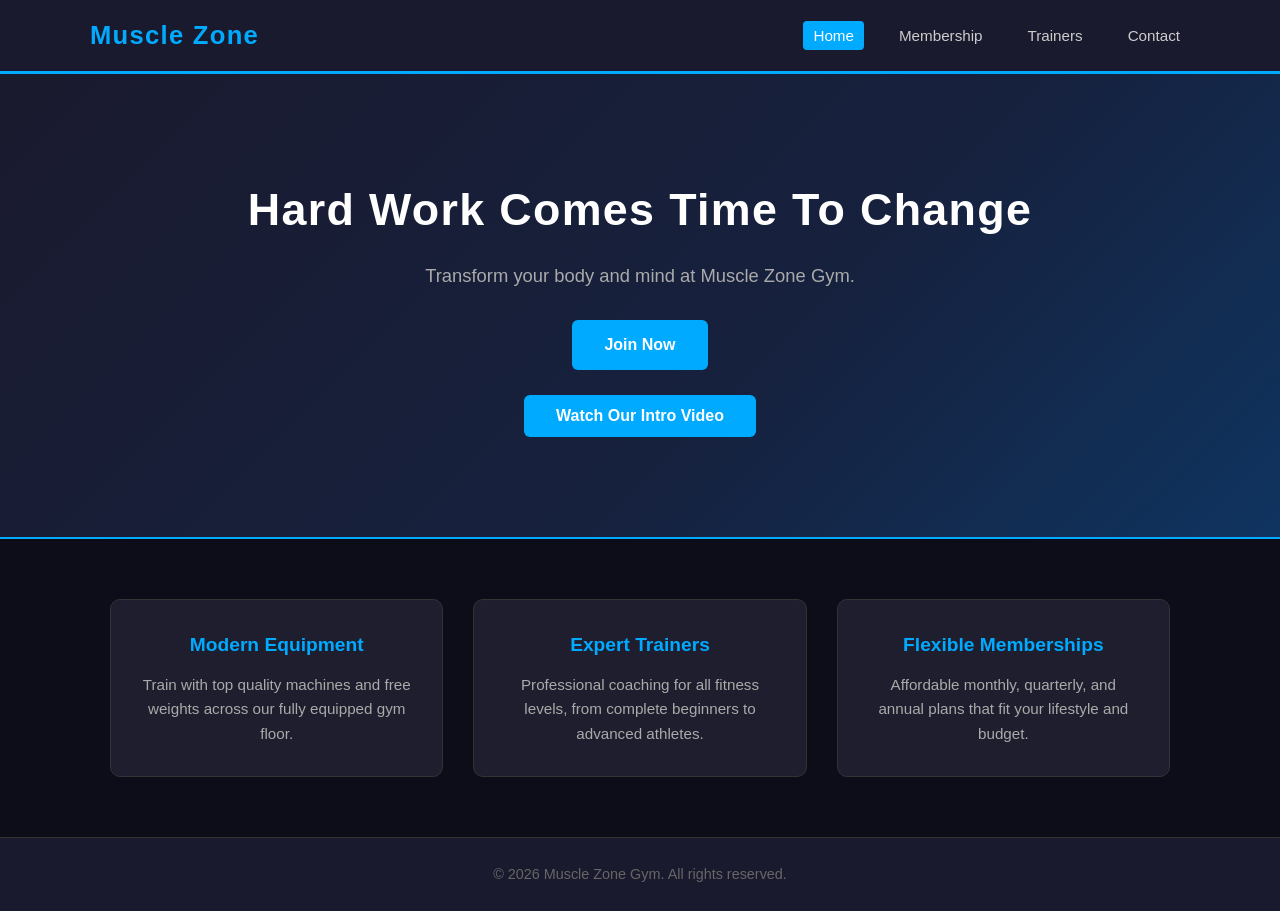
<file: index.html>
<!DOCTYPE html>
<html lang="en">
<head>
  <meta charset="UTF-8">
  <meta name="viewport" content="width=device-width, initial-scale=1.0">
  <meta name="description" content="Muscle Zone Gym - Transform your body and mind with modern equipment, expert trainers, and flexible memberships.">
  <title>Muscle Zone Gym</title>
  <link rel="stylesheet" href="css/style.css">
</head>
<body>

  <!-- Skip to main content link for screen reader / keyboard users -->
  <a class="skip-link" href="#main-content">Skip to main content</a>

  <!-- ===== NAVIGATION ===== -->
  <header>
    <nav aria-label="Main navigation">
      <h1>Muscle Zone</h1>
      <ul>
        <li><a href="index.html" class="active" aria-current="page">Home</a></li>
        <li><a href="membership.html">Membership</a></li>
        <li><a href="trainers.html">Trainers</a></li>
        <li><a href="contact.html">Contact</a></li>
      </ul>
    </nav>
  </header>

  <!-- ===== MAIN CONTENT ===== -->
  <main id="main-content">

    <!-- ===== HERO SECTION ===== -->
    <section class="hero" aria-label="Welcome banner">
      <h2>Hard Work Comes Time To Change</h2>
      <p>Transform your body and mind at Muscle Zone Gym.</p>
      <a href="membership.html" class="btn">Join Now</a>
      <!-- User-controlled popup button -->
      <br><br>
      <button class="btn" onclick="openModal('welcome-modal')" aria-haspopup="dialog">
        Watch Our Intro Video
      </button>
    </section>

    <!-- ===== FEATURES SECTION ===== -->
    <section class="features" aria-label="Gym features">
      <div>
        <h3>Modern Equipment</h3>
        <p>Train with top quality machines and free weights across our fully equipped gym floor.</p>
      </div>
      <div>
        <h3>Expert Trainers</h3>
        <p>Professional coaching for all fitness levels, from complete beginners to advanced athletes.</p>
      </div>
      <div>
        <h3>Flexible Memberships</h3>
        <p>Affordable monthly, quarterly, and annual plans that fit your lifestyle and budget.</p>
      </div>
    </section>

  </main>

  <!-- ===== FOOTER ===== -->
  <footer>
    <p>&copy; 2026 Muscle Zone Gym. All rights reserved.</p>
  </footer>

  <!-- ===== MODAL POPUP - user-controlled intro video ===== -->
  <!-- User must click the button above to open this - they control playback -->
  <div id="welcome-modal" class="modal-overlay" role="dialog" aria-modal="true" aria-labelledby="modal-title">
    <div class="modal">
      <button class="modal-close" onclick="closeModal('welcome-modal')" aria-label="Close modal">&times;</button>
      <h3 id="modal-title">Welcome to Muscle Zone</h3>
      <p>
        We are a modern gym based in Kettering, built for people who are serious about results.
        Whether you are new to fitness or a seasoned athlete, our team and facilities are here to help you succeed.
      </p>
      <!-- Embedded YouTube video - user controls play/pause/volume -->
      <!-- External source: YouTube embed - https://www.youtube.com -->
      <iframe
  style="width:100%; border:none;"
  height="220"
  src="https://www.youtube.com/embed/vThRFKREAkA?enablejsapi=1"
  title="Gym motivation video - user controlled"
  allow="accelerometer; autoplay; clipboard-write; encrypted-media; gyroscope; picture-in-picture"
  allowfullscreen>
</iframe>
      <br><br>
      <a href="membership.html" class="btn" onclick="closeModal('welcome-modal')">See Membership Plans</a>
    </div>
  </div>

  <script src="js/script.js"></script>
</body>
</html>
</file>
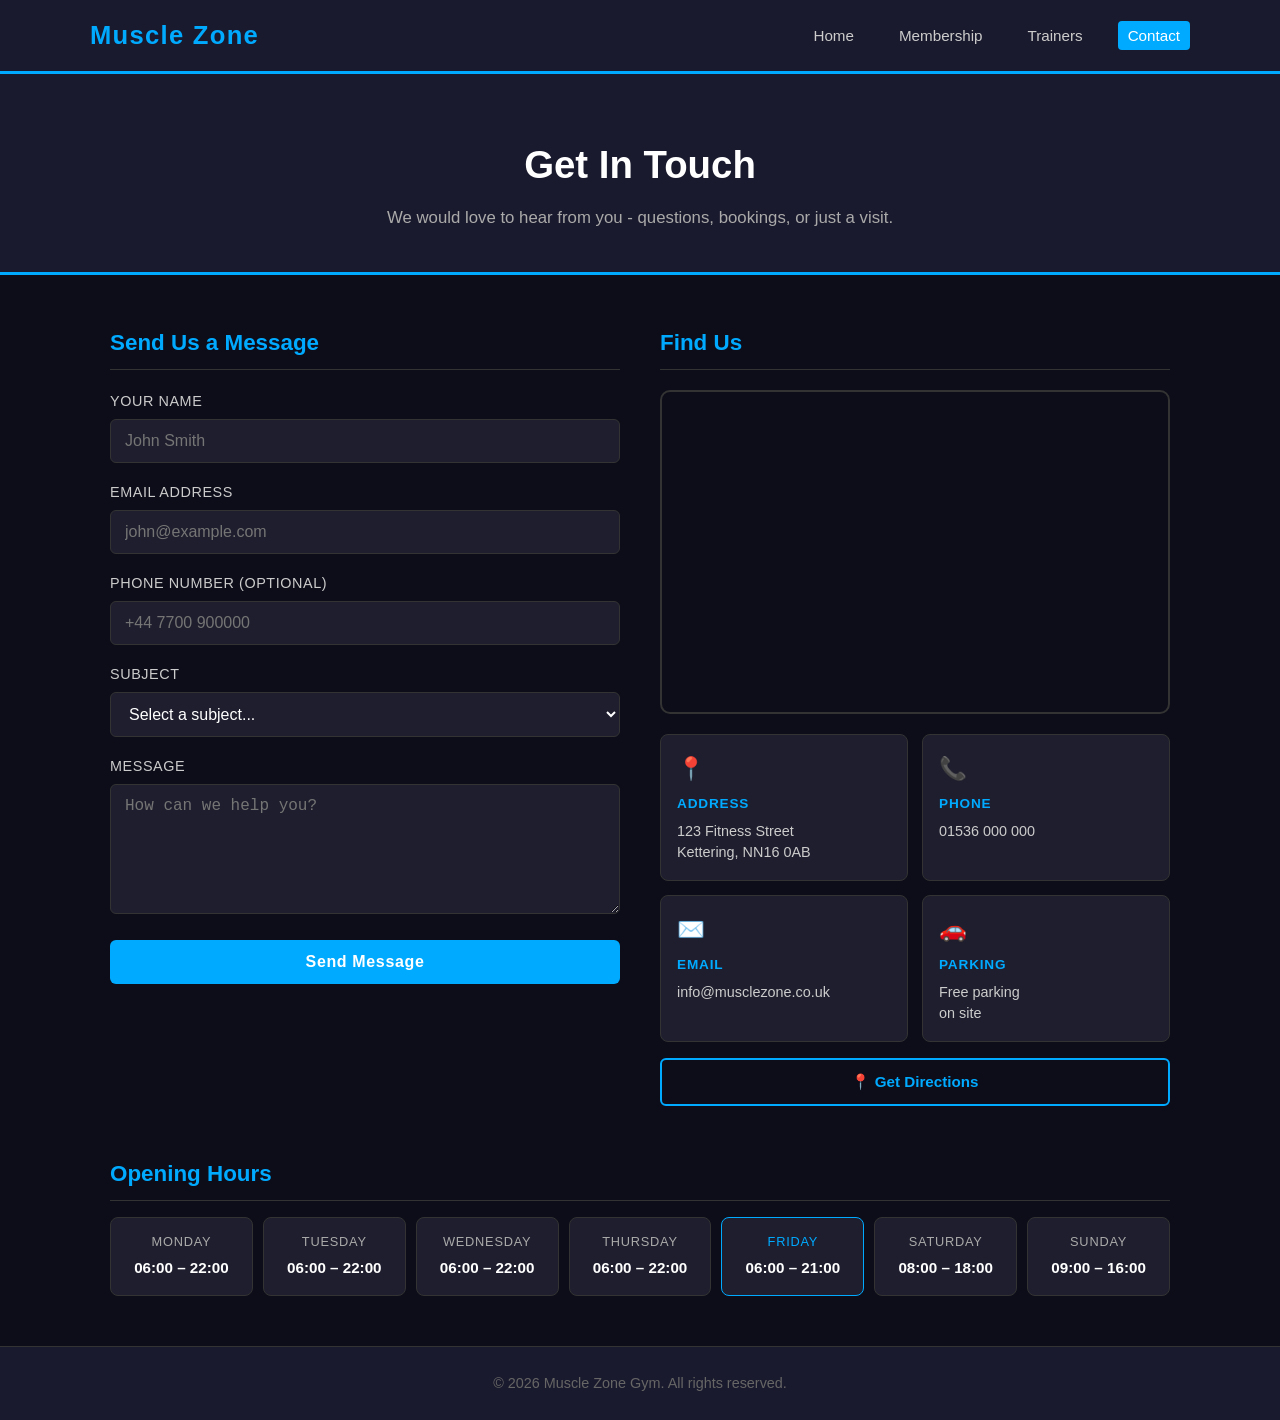
<file: contact.html>
<!DOCTYPE html>
<html lang="en">
<head>
  <meta charset="UTF-8">
  <meta name="viewport" content="width=device-width, initial-scale=1.0">
  <meta name="description" content="Contact Muscle Zone Gym - send us a message, find us on the map, or check our opening hours.">
  <title>Contact | Muscle Zone Gym</title>
  <link rel="stylesheet" href="css/style.css">
</head>
<body>

  <!-- Skip to main content link for screen reader / keyboard users -->
  <a class="skip-link" href="#main-content">Skip to main content</a>

  <!-- ===== NAVIGATION ===== -->
  <header>
    <nav aria-label="Main navigation">
      <h1>Muscle Zone</h1>
      <ul>
        <li><a href="index.html">Home</a></li>
        <li><a href="membership.html">Membership</a></li>
        <li><a href="trainers.html">Trainers</a></li>
        <li><a href="contact.html" class="active" aria-current="page">Contact</a></li>
      </ul>
    </nav>
  </header>

  <!-- ===== MAIN CONTENT ===== -->
  <main id="main-content">

    <!-- ===== PAGE HEADER ===== -->
    <section class="contact-hero" aria-label="Contact page header">
      <h2>Get In Touch</h2>
      <p>We would love to hear from you - questions, bookings, or just a visit.</p>
    </section>

    <!-- ===== CONTACT FORM + MAP ===== -->
    <div class="contact-wrapper">

      <!-- CONTACT FORM -->
      <section class="contact-form-section" aria-label="Send us a message">
        <h3>Send Us a Message</h3>

        <div class="form-group">
          <!-- Explicit label for accessibility - not just a placeholder -->
          <label for="name">Your Name</label>
          <input type="text" id="name" name="name" placeholder="John Smith" required aria-required="true">
        </div>

        <div class="form-group">
          <label for="email">Email Address</label>
          <input type="email" id="email" name="email" placeholder="john@example.com" required aria-required="true">
        </div>

        <div class="form-group">
          <label for="phone">Phone Number (optional)</label>
          <input type="tel" id="phone" name="phone" placeholder="+44 7700 900000">
        </div>

        <div class="form-group">
          <label for="subject">Subject</label>
          <select id="subject" name="subject">
            <option value="">Select a subject...</option>
            <option value="membership">Membership Enquiry</option>
            <option value="personal-training">Personal Training</option>
            <option value="classes">Classes &amp; Schedule</option>
            <option value="general">General Question</option>
            <option value="other">Other</option>
          </select>
        </div>

        <div class="form-group">
          <label for="message">Message</label>
          <textarea id="message" name="message" placeholder="How can we help you?" required aria-required="true"></textarea>
        </div>

        <button class="btn-submit" onclick="submitForm()" aria-label="Submit contact form">
          Send Message
        </button>

        <!-- Success confirmation message shown after submission -->
        <div id="form-success" role="alert" aria-live="polite">
          &#10003; Message sent! We will get back to you within 24 hours.
        </div>
      </section>

      <!-- MAP + INFO -->
      <section class="map-section" aria-label="Gym location and contact details">
        <h3>Find Us</h3>

        <!-- Google Maps Embed -->
        <!--
          External service: Google Maps Embed API
          Source: https://developers.google.com/maps/documentation/embed/get-started
          To update: go to maps.google.com, search your address,
          click Share > Embed a map, copy the iframe src and replace below.
        -->
        <div class="map-embed">
          <iframe
            title="Muscle Zone Gym location on Google Maps"
            src="https://www.google.com/maps/embed?pb=!1m18!1m12!1m3!1d79292.0!2d-0.7240!3d52.3930!2m3!1f0!2f0!3f0!3m2!1i1024!2i768!4f13.1!3m3!1m2!1s0x4877f2a9bc2b1c3f%3A0xabc123!2sKettering%2C+Northamptonshire!5e0!3m2!1sen!2suk!4v1718000000000!5m2!1sen!2suk"
            allowfullscreen=""
            loading="lazy"
            referrerpolicy="no-referrer-when-downgrade">
          </iframe>
        </div>

        <!-- Gym contact info cards -->
        <div class="info-cards">
          <div class="info-card">
            <div class="info-icon" aria-hidden="true">📍</div>
            <h4>Address</h4>
            <p>123 Fitness Street<br>Kettering, NN16 0AB</p>
          </div>
          <div class="info-card">
            <div class="info-icon" aria-hidden="true">📞</div>
            <h4>Phone</h4>
            <p>01536 000 000</p>
          </div>
          <div class="info-card">
            <div class="info-icon" aria-hidden="true">✉️</div>
            <h4>Email</h4>
            <p>info@musclezone.co.uk</p>
          </div>
          <div class="info-card">
            <div class="info-icon" aria-hidden="true">🚗</div>
            <h4>Parking</h4>
            <p>Free parking<br>on site</p>
          </div>
        </div>

        <!-- External link - opens in new tab as required -->
        <a
          class="directions-btn"
          href="https://www.google.com/maps/dir/?api=1&destination=Kettering,Northamptonshire,UK"
          target="_blank"
          rel="noopener noreferrer"
          aria-label="Get directions to Muscle Zone Gym (opens in new tab)">
          &#128205; Get Directions
        </a>
      </section>

    </div>

    <!-- ===== OPENING HOURS ===== -->
    <section class="hours-strip" aria-label="Gym opening hours">
      <h3>Opening Hours</h3>
      <div class="hours-grid">
        <!-- data-day attribute used by JS to highlight today automatically -->
        <div class="hours-item">
          <div class="day" data-day="monday">Monday</div>
          <div class="time">06:00 – 22:00</div>
        </div>
        <div class="hours-item">
          <div class="day" data-day="tuesday">Tuesday</div>
          <div class="time">06:00 – 22:00</div>
        </div>
        <div class="hours-item">
          <div class="day" data-day="wednesday">Wednesday</div>
          <div class="time">06:00 – 22:00</div>
        </div>
        <div class="hours-item">
          <div class="day" data-day="thursday">Thursday</div>
          <div class="time">06:00 – 22:00</div>
        </div>
        <div class="hours-item">
          <div class="day" data-day="friday">Friday</div>
          <div class="time">06:00 – 21:00</div>
        </div>
        <div class="hours-item">
          <div class="day" data-day="saturday">Saturday</div>
          <div class="time">08:00 – 18:00</div>
        </div>
        <div class="hours-item">
          <div class="day" data-day="sunday">Sunday</div>
          <div class="time">09:00 – 16:00</div>
        </div>
      </div>
    </section>

  </main>

  <!-- ===== FOOTER ===== -->
  <footer>
    <p>&copy; 2026 Muscle Zone Gym. All rights reserved.</p>
  </footer>

  <script src="js/script.js"></script>
</body>
</html>
</file>
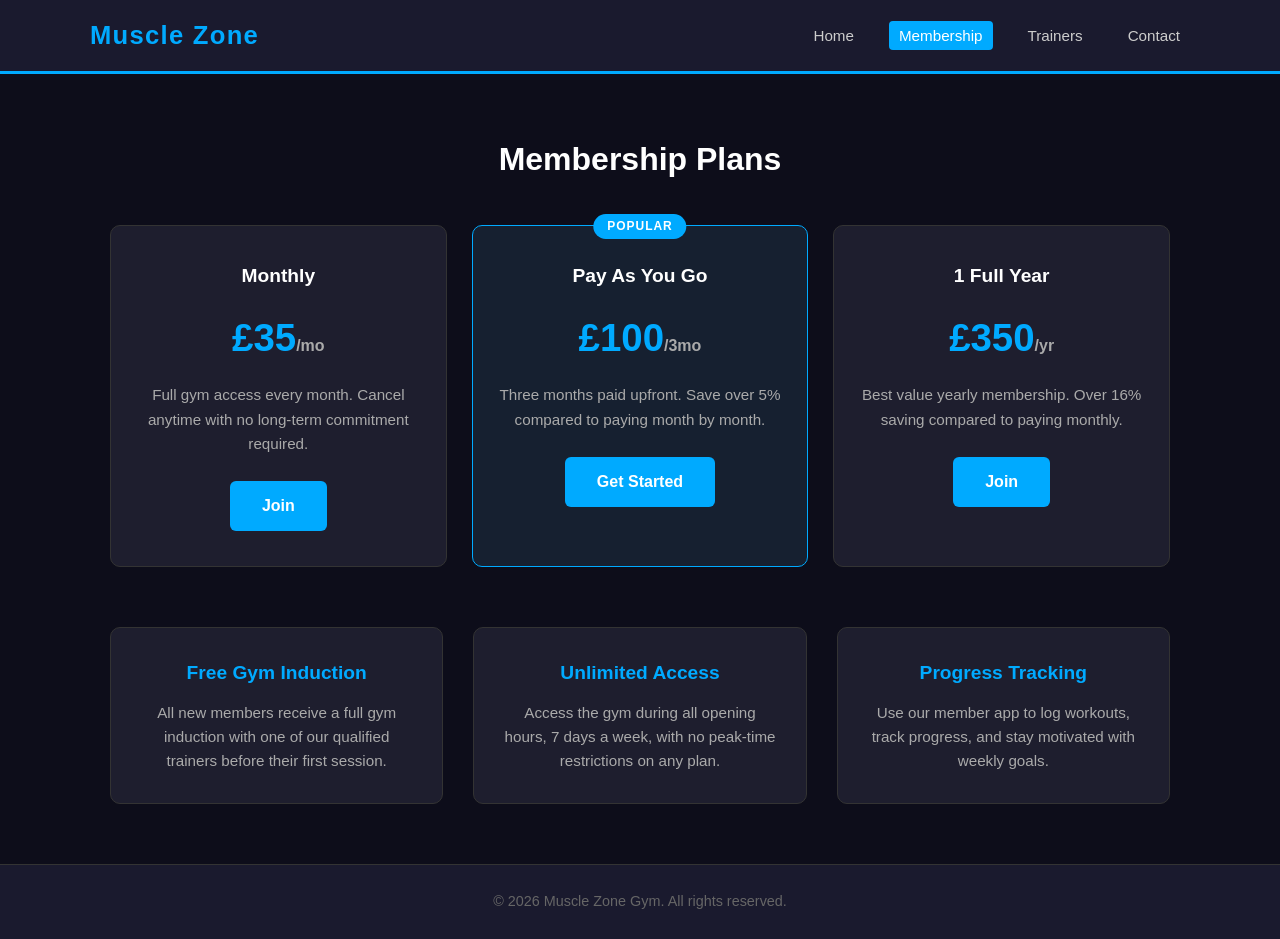
<file: membership.html>
<!DOCTYPE html>
<html lang="en">
<head>
  <meta charset="UTF-8">
  <meta name="viewport" content="width=device-width, initial-scale=1.0">
  <meta name="description" content="Muscle Zone Gym membership plans - monthly, quarterly, and annual options to suit your lifestyle.">
  <title>Membership | Muscle Zone Gym</title>
  <link rel="stylesheet" href="css/style.css">
</head>
<body>

  <!-- Skip to main content link for screen reader / keyboard users -->
  <a class="skip-link" href="#main-content">Skip to main content</a>

  <!-- ===== NAVIGATION ===== -->
  <header>
    <nav aria-label="Main navigation">
      <h1>Muscle Zone</h1>
      <ul>
        <li><a href="index.html">Home</a></li>
        <li><a href="membership.html" class="active" aria-current="page">Membership</a></li>
        <li><a href="trainers.html">Trainers</a></li>
        <li><a href="contact.html">Contact</a></li>
      </ul>
    </nav>
  </header>

  <!-- ===== MAIN CONTENT ===== -->
  <main id="main-content">

    <!-- ===== MEMBERSHIP PRICING SECTION ===== -->
    <section class="pricing" aria-label="Membership pricing plans">
      <h2>Membership Plans</h2>

      <div class="price-container">

        <!-- Monthly Plan -->
        <div class="card">
          <h3>Monthly</h3>
          <p class="price">£35<span style="font-size:1rem; color:#aaa">/mo</span></p>
          <p>Full gym access every month. Cancel anytime with no long-term commitment required.</p>
          <a href="contact.html" class="btn" aria-label="Join on the monthly plan">Join</a>
        </div>

        <!-- Pay As You Go (featured) -->
        <div class="card featured">
          <h3>Pay As You Go</h3>
          <p class="price">£100<span style="font-size:1rem; color:#aaa">/3mo</span></p>
          <p>Three months paid upfront. Save over 5% compared to paying month by month.</p>
          <a href="contact.html" class="btn" aria-label="Join on the popular quarterly plan">Get Started</a>
        </div>

        <!-- Annual Plan -->
        <div class="card">
          <h3>1 Full Year</h3>
          <p class="price">£350<span style="font-size:1rem; color:#aaa">/yr</span></p>
          <p>Best value yearly membership. Over 16% saving compared to paying monthly.</p>
          <a href="contact.html" class="btn" aria-label="Join on the annual plan">Join</a>
        </div>

      </div>
    </section>

    <!-- ===== WHAT IS INCLUDED SECTION ===== -->
    <section class="features" aria-label="What is included with membership">
      <div>
        <h3>Free Gym Induction</h3>
        <p>All new members receive a full gym induction with one of our qualified trainers before their first session.</p>
      </div>
      <div>
        <h3>Unlimited Access</h3>
        <p>Access the gym during all opening hours, 7 days a week, with no peak-time restrictions on any plan.</p>
      </div>
      <div>
        <h3>Progress Tracking</h3>
        <p>Use our member app to log workouts, track progress, and stay motivated with weekly goals.</p>
      </div>
    </section>

  </main>

  <!-- ===== FOOTER ===== -->
  <footer>
    <p>&copy; 2026 Muscle Zone Gym. All rights reserved.</p>
  </footer>

  <script src="js/script.js"></script>
</body>
</html>
</file>
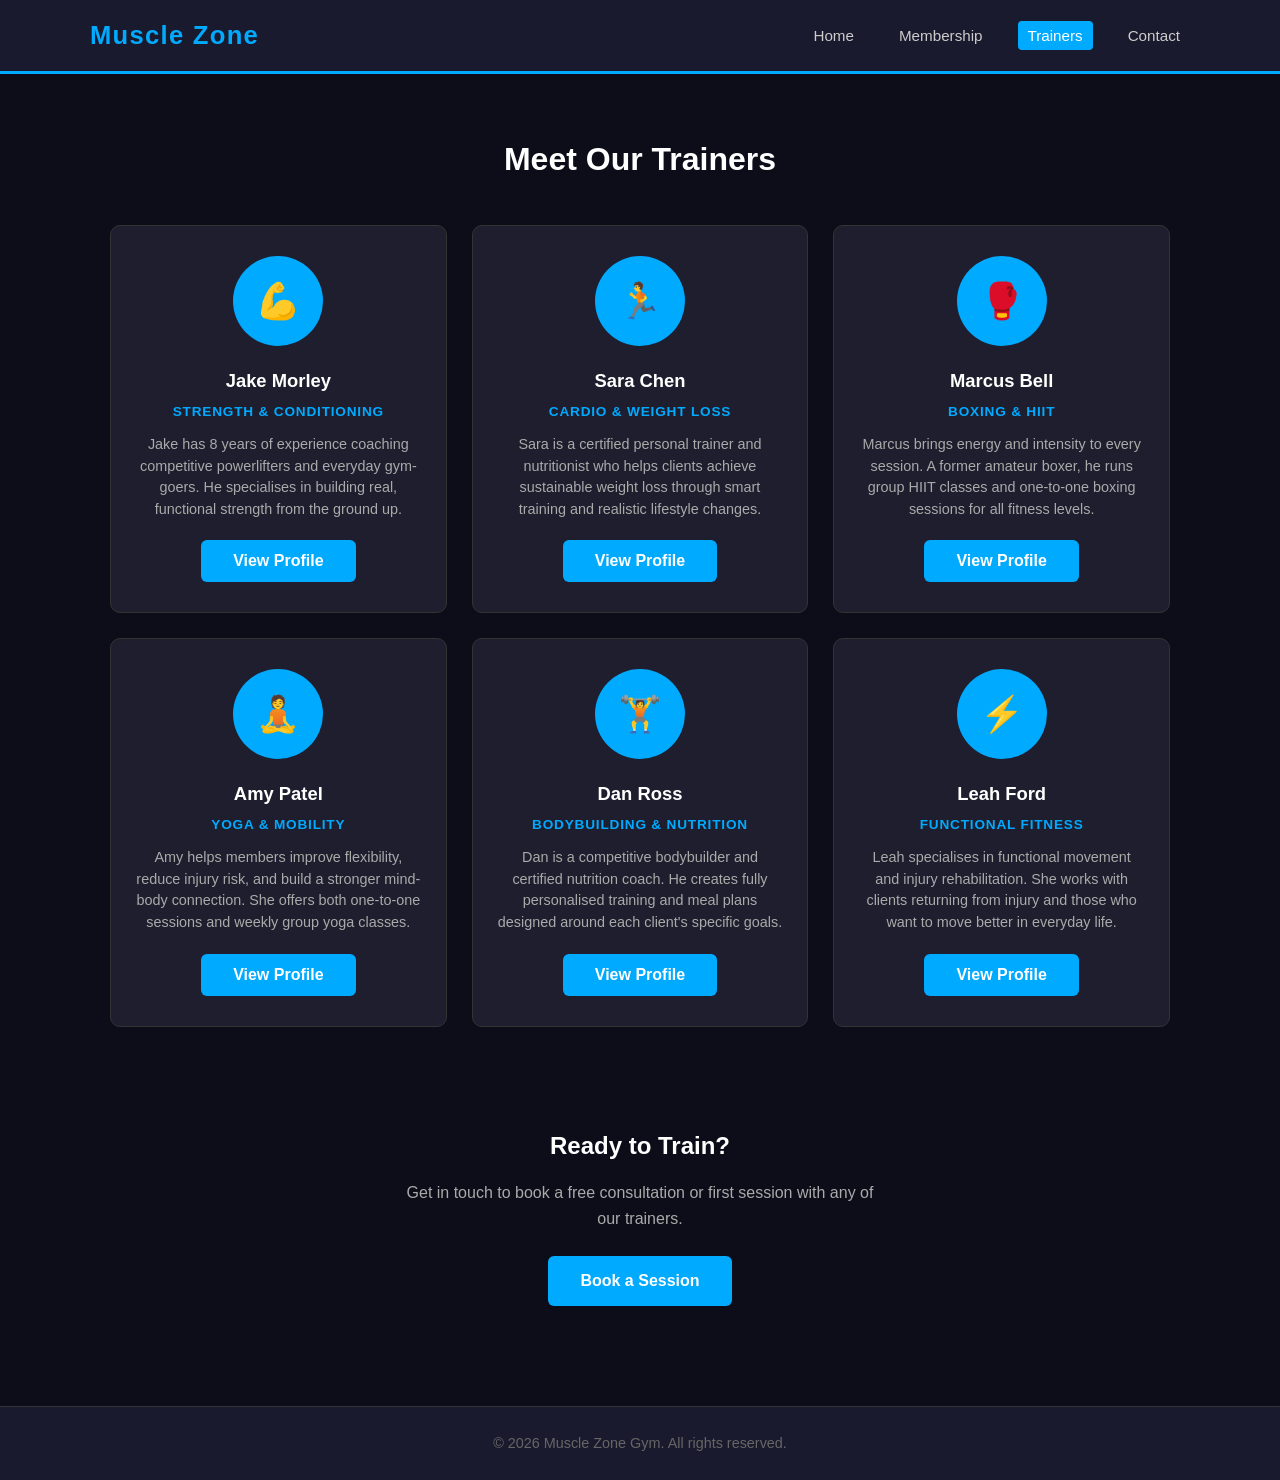
<file: trainers.html>
<!DOCTYPE html>
<html lang="en">
<head>
  <meta charset="UTF-8">
  <meta name="viewport" content="width=device-width, initial-scale=1.0">
  <meta name="description" content="Meet the Muscle Zone Gym personal trainers - expert coaches for strength, cardio, nutrition, and more.">
  <title>Trainers | Muscle Zone Gym</title>
  <link rel="stylesheet" href="css/style.css">
</head>
<body>

  <!-- Skip to main content link for screen reader / keyboard users -->
  <a class="skip-link" href="#main-content">Skip to main content</a>

  <!-- ===== NAVIGATION ===== -->
  <header>
    <nav aria-label="Main navigation">
      <h1>Muscle Zone</h1>
      <ul>
        <li><a href="index.html">Home</a></li>
        <li><a href="membership.html">Membership</a></li>
        <li><a href="trainers.html" class="active" aria-current="page">Trainers</a></li>
        <li><a href="contact.html">Contact</a></li>
      </ul>
    </nav>
  </header>

  <!-- ===== MAIN CONTENT ===== -->
  <main id="main-content">

    <!-- ===== TRAINERS SECTION ===== -->
    <section class="trainers-section" aria-label="Our personal trainers">
      <h2>Meet Our Trainers</h2>

      <div class="trainers-grid">

        <!-- Trainer 1 -->
        <div class="trainer-card">
          <!-- Trainer avatar placeholder - image would go here in production -->
          <div class="trainer-avatar" role="img" aria-label="Trainer avatar for Jake Morley">💪</div>
          <h3>Jake Morley</h3>
          <p class="specialty">Strength &amp; Conditioning</p>
          <p>Jake has 8 years of experience coaching competitive powerlifters and everyday gym-goers. He specialises in building real, functional strength from the ground up.</p>
          <!-- User opens this modal - they control it -->
          <button class="btn" onclick="openModal('modal-jake')" aria-haspopup="dialog">
            View Profile
          </button>
        </div>

        <!-- Trainer 2 -->
        <div class="trainer-card">
          <div class="trainer-avatar" role="img" aria-label="Trainer avatar for Sara Chen">🏃</div>
          <h3>Sara Chen</h3>
          <p class="specialty">Cardio &amp; Weight Loss</p>
          <p>Sara is a certified personal trainer and nutritionist who helps clients achieve sustainable weight loss through smart training and realistic lifestyle changes.</p>
          <button class="btn" onclick="openModal('modal-sara')" aria-haspopup="dialog">
            View Profile
          </button>
        </div>

        <!-- Trainer 3 -->
        <div class="trainer-card">
          <div class="trainer-avatar" role="img" aria-label="Trainer avatar for Marcus Bell">🥊</div>
          <h3>Marcus Bell</h3>
          <p class="specialty">Boxing &amp; HIIT</p>
          <p>Marcus brings energy and intensity to every session. A former amateur boxer, he runs group HIIT classes and one-to-one boxing sessions for all fitness levels.</p>
          <button class="btn" onclick="openModal('modal-marcus')" aria-haspopup="dialog">
            View Profile
          </button>
        </div>

        <!-- Trainer 4 -->
        <div class="trainer-card">
          <div class="trainer-avatar" role="img" aria-label="Trainer avatar for Amy Patel">🧘</div>
          <h3>Amy Patel</h3>
          <p class="specialty">Yoga &amp; Mobility</p>
          <p>Amy helps members improve flexibility, reduce injury risk, and build a stronger mind-body connection. She offers both one-to-one sessions and weekly group yoga classes.</p>
          <button class="btn" onclick="openModal('modal-amy')" aria-haspopup="dialog">
            View Profile
          </button>
        </div>

        <!-- Trainer 5 -->
        <div class="trainer-card">
          <div class="trainer-avatar" role="img" aria-label="Trainer avatar for Dan Ross">🏋️</div>
          <h3>Dan Ross</h3>
          <p class="specialty">Bodybuilding &amp; Nutrition</p>
          <p>Dan is a competitive bodybuilder and certified nutrition coach. He creates fully personalised training and meal plans designed around each client's specific goals.</p>
          <button class="btn" onclick="openModal('modal-dan')" aria-haspopup="dialog">
            View Profile
          </button>
        </div>

        <!-- Trainer 6 -->
        <div class="trainer-card">
          <div class="trainer-avatar" role="img" aria-label="Trainer avatar for Leah Ford">⚡</div>
          <h3>Leah Ford</h3>
          <p class="specialty">Functional Fitness</p>
          <p>Leah specialises in functional movement and injury rehabilitation. She works with clients returning from injury and those who want to move better in everyday life.</p>
          <button class="btn" onclick="openModal('modal-leah')" aria-haspopup="dialog">
            View Profile
          </button>
        </div>

      </div>
    </section>

    <!-- ===== BOOK A SESSION CTA ===== -->
    <section style="text-align:center; padding: 40px 20px 60px;" aria-label="Book a session">
      <h2 style="margin-bottom:15px;">Ready to Train?</h2>
      <p style="color:#aaa; margin-bottom:25px; max-width:480px; margin-left:auto; margin-right:auto;">
        Get in touch to book a free consultation or first session with any of our trainers.
      </p>
      <a href="contact.html" class="btn">Book a Session</a>
    </section>

  </main>

  <!-- ===== FOOTER ===== -->
  <footer>
    <p>&copy; 2026 Muscle Zone Gym. All rights reserved.</p>
  </footer>

  <!-- ===== TRAINER PROFILE MODALS ===== -->
  <!-- Each modal is opened only when the user clicks "View Profile" -->

  <!-- Jake Modal -->
  <div id="modal-jake" class="modal-overlay" role="dialog" aria-modal="true" aria-labelledby="jake-title">
    <div class="modal">
      <button class="modal-close" onclick="closeModal('modal-jake')" aria-label="Close Jake's profile">&times;</button>
      <div style="font-size:3rem; margin-bottom:12px;">💪</div>
      <h3 id="jake-title">Jake Morley</h3>
      <p style="color:#00aaff; font-size:0.85rem; margin-bottom:15px;">STRENGTH &amp; CONDITIONING</p>
      <p>Jake holds a Level 3 Personal Training certificate and has coached over 200 clients. His programmes are built around compound movements, progressive overload, and long-term consistency. Available Mon–Fri, 6am–8pm.</p>
      <br>
      <a href="contact.html" class="btn" onclick="closeModal('modal-jake')">Book Jake</a>
    </div>
  </div>

  <!-- Sara Modal -->
  <div id="modal-sara" class="modal-overlay" role="dialog" aria-modal="true" aria-labelledby="sara-title">
    <div class="modal">
      <button class="modal-close" onclick="closeModal('modal-sara')" aria-label="Close Sara's profile">&times;</button>
      <div style="font-size:3rem; margin-bottom:12px;">🏃</div>
      <h3 id="sara-title">Sara Chen</h3>
      <p style="color:#00aaff; font-size:0.85rem; margin-bottom:15px;">CARDIO &amp; WEIGHT LOSS</p>
      <p>Sara is dual-qualified in personal training and nutrition coaching. She offers 6-week and 12-week transformation programmes combining exercise and diet planning. Available Tue–Sat, 7am–6pm.</p>
      <br>
      <a href="contact.html" class="btn" onclick="closeModal('modal-sara')">Book Sara</a>
    </div>
  </div>

  <!-- Marcus Modal -->
  <div id="modal-marcus" class="modal-overlay" role="dialog" aria-modal="true" aria-labelledby="marcus-title">
    <div class="modal">
      <button class="modal-close" onclick="closeModal('modal-marcus')" aria-label="Close Marcus's profile">&times;</button>
      <div style="font-size:3rem; margin-bottom:12px;">🥊</div>
      <h3 id="marcus-title">Marcus Bell</h3>
      <p style="color:#00aaff; font-size:0.85rem; margin-bottom:15px;">BOXING &amp; HIIT</p>
      <p>Marcus ran boxing academies for 5 years before joining Muscle Zone. His HIIT classes run every Tuesday and Thursday at 6pm and are open to all members. One-to-one sessions available on request.</p>
      <br>
      <a href="contact.html" class="btn" onclick="closeModal('modal-marcus')">Book Marcus</a>
    </div>
  </div>

  <!-- Amy Modal -->
  <div id="modal-amy" class="modal-overlay" role="dialog" aria-modal="true" aria-labelledby="amy-title">
    <div class="modal">
      <button class="modal-close" onclick="closeModal('modal-amy')" aria-label="Close Amy's profile">&times;</button>
      <div style="font-size:3rem; margin-bottom:12px;">🧘</div>
      <h3 id="amy-title">Amy Patel</h3>
      <p style="color:#00aaff; font-size:0.85rem; margin-bottom:15px;">YOGA &amp; MOBILITY</p>
      <p>Amy has been practising yoga for over 10 years and teaching for 6. Her sessions focus on active recovery, joint health, and stress management. Group yoga every Wednesday at 7pm. All levels welcome.</p>
      <br>
      <a href="contact.html" class="btn" onclick="closeModal('modal-amy')">Book Amy</a>
    </div>
  </div>

  <!-- Dan Modal -->
  <div id="modal-dan" class="modal-overlay" role="dialog" aria-modal="true" aria-labelledby="dan-title">
    <div class="modal">
      <button class="modal-close" onclick="closeModal('modal-dan')" aria-label="Close Dan's profile">&times;</button>
      <div style="font-size:3rem; margin-bottom:12px;">🏋️</div>
      <h3 id="dan-title">Dan Ross</h3>
      <p style="color:#00aaff; font-size:0.85rem; margin-bottom:15px;">BODYBUILDING &amp; NUTRITION</p>
      <p>Dan has competed in regional bodybuilding competitions since 2018 and brings that competitive-level knowledge to his clients. He produces fully custom 12-week plans covering both training and nutrition.</p>
      <br>
      <a href="contact.html" class="btn" onclick="closeModal('modal-dan')">Book Dan</a>
    </div>
  </div>

  <!-- Leah Modal -->
  <div id="modal-leah" class="modal-overlay" role="dialog" aria-modal="true" aria-labelledby="leah-title">
    <div class="modal">
      <button class="modal-close" onclick="closeModal('modal-leah')" aria-label="Close Leah's profile">&times;</button>
      <div style="font-size:3rem; margin-bottom:12px;">⚡</div>
      <h3 id="leah-title">Leah Ford</h3>
      <p style="color:#00aaff; font-size:0.85rem; margin-bottom:15px;">FUNCTIONAL FITNESS</p>
      <p>Leah holds a Level 4 qualification in physical rehabilitation and works closely with physiotherapists. She is the trainer to see if you are recovering from an injury or want to build a more resilient body.</p>
      <br>
      <a href="contact.html" class="btn" onclick="closeModal('modal-leah')">Book Leah</a>
    </div>
  </div>

  <script src="js/script.js"></script>
</body>
</html>
</file>
<file: css/style.css>
/* ============================================================
   Muscle Zone Gym - Main Stylesheet
   Author: Matti
   Description: Dark-themed gym website with blue accents,
                responsive grid layout, accessibility features
   ============================================================ */

/* ===== CSS RESET & BASE STYLES ===== */
* {
  margin: 0;
  padding: 0;
  box-sizing: border-box;
}

body {
  font-family: Arial, sans-serif;
  background-color: #0d0d1a;
  color: #ffffff;
  line-height: 1.6;
}

a {
  text-decoration: none;
  color: inherit;
}

/* ===== NAVIGATION ===== */
header {
  background-color: #1a1a2e;
  padding: 15px 30px;
  position: sticky;
  top: 0;
  z-index: 100;
  border-bottom: 3px solid #00aaff;
}

nav {
  display: flex;
  justify-content: space-between;
  align-items: center;
  max-width: 1100px;
  margin: 0 auto;
}

nav h1 {
  color: #00aaff;
  font-size: 1.6rem;
  letter-spacing: 0.05em;
}

nav ul {
  list-style: none;
  display: flex;
  gap: 25px;
}

nav ul li a {
  color: #cccccc;
  font-size: 0.95rem;
  padding: 6px 10px;
  border-radius: 4px;
  transition: color 0.2s, background 0.2s;
}

nav ul li a:hover,
nav ul li a.active {
  color: #ffffff;
  background-color: #00aaff;
}

/* Focus visible for keyboard navigation - accessibility */
nav ul li a:focus-visible {
  outline: 2px solid #00aaff;
  outline-offset: 3px;
}

/* ===== HERO SECTION ===== */
.hero {
  background: linear-gradient(135deg, #1a1a2e 0%, #16213e 60%, #0f3460 100%);
  text-align: center;
  padding: 100px 20px;
  border-bottom: 2px solid #00aaff;
}

.hero h2 {
  font-size: 2.8rem;
  color: #ffffff;
  margin-bottom: 15px;
  letter-spacing: 0.03em;
}

.hero p {
  font-size: 1.15rem;
  color: #aaaaaa;
  margin-bottom: 30px;
  max-width: 500px;
  margin-left: auto;
  margin-right: auto;
}

/* ===== BUTTONS ===== */
.btn {
  display: inline-block;
  background-color: #00aaff;
  color: #ffffff;
  padding: 12px 32px;
  border-radius: 6px;
  font-weight: 600;
  font-size: 1rem;
  transition: background 0.2s, transform 0.15s;
  border: none;
  cursor: pointer;
}

.btn:hover {
  background-color: #0088cc;
  transform: translateY(-2px);
}

.btn:focus-visible {
  outline: 2px solid #ffffff;
  outline-offset: 3px;
}

/* ===== FEATURES SECTION (HOME) ===== */
.features {
  display: grid;
  grid-template-columns: repeat(3, 1fr);
  gap: 30px;
  max-width: 1100px;
  margin: 60px auto;
  padding: 0 20px;
}

.features div {
  background-color: #1e1e2e;
  border: 1px solid #333;
  border-radius: 10px;
  padding: 30px;
  text-align: center;
  transition: border-color 0.2s, transform 0.2s;
}

.features div:hover {
  border-color: #00aaff;
  transform: translateY(-4px);
}

.features h3 {
  color: #00aaff;
  margin-bottom: 12px;
  font-size: 1.2rem;
}

.features p {
  color: #aaaaaa;
  font-size: 0.95rem;
}

/* ===== MEMBERSHIP / PRICING ===== */
.pricing {
  max-width: 1100px;
  margin: 60px auto;
  padding: 0 20px;
  text-align: center;
}

.pricing h2 {
  font-size: 2rem;
  color: #ffffff;
  margin-bottom: 40px;
}

.price-container {
  display: grid;
  grid-template-columns: repeat(3, 1fr);
  gap: 25px;
}

.card {
  background-color: #1e1e2e;
  border: 1px solid #333;
  border-radius: 10px;
  padding: 35px 25px;
  transition: border-color 0.2s, transform 0.2s;
}

.card:hover {
  border-color: #00aaff;
  transform: translateY(-4px);
}

.card.featured {
  border-color: #00aaff;
  background-color: #162030;
  position: relative;
}

.card.featured::before {
  content: "POPULAR";
  position: absolute;
  top: -12px;
  left: 50%;
  transform: translateX(-50%);
  background: #00aaff;
  color: #fff;
  font-size: 0.75rem;
  font-weight: 700;
  padding: 3px 14px;
  border-radius: 20px;
  letter-spacing: 0.08em;
}

.card h3 {
  color: #ffffff;
  font-size: 1.2rem;
  margin-bottom: 15px;
}

.card .price {
  font-size: 2.4rem;
  font-weight: 700;
  color: #00aaff;
  margin-bottom: 15px;
}

.card p {
  color: #aaaaaa;
  margin-bottom: 25px;
  font-size: 0.95rem;
}

/* ===== TRAINERS PAGE ===== */
.trainers-section {
  max-width: 1100px;
  margin: 60px auto;
  padding: 0 20px;
}

.trainers-section h2 {
  text-align: center;
  font-size: 2rem;
  color: #ffffff;
  margin-bottom: 40px;
}

.trainers-grid {
  display: grid;
  grid-template-columns: repeat(3, 1fr);
  gap: 25px;
}

.trainer-card {
  background-color: #1e1e2e;
  border: 1px solid #333;
  border-radius: 10px;
  padding: 30px 25px;
  text-align: center;
  transition: border-color 0.2s, transform 0.2s;
}

.trainer-card:hover {
  border-color: #00aaff;
  transform: translateY(-4px);
}

.trainer-avatar {
  width: 90px;
  height: 90px;
  border-radius: 50%;
  background-color: #00aaff;
  display: flex;
  align-items: center;
  justify-content: center;
  margin: 0 auto 20px;
  font-size: 2.2rem;
}

.trainer-card h3 {
  color: #ffffff;
  font-size: 1.15rem;
  margin-bottom: 6px;
}

.trainer-card .specialty {
  color: #00aaff;
  font-size: 0.85rem;
  font-weight: 600;
  text-transform: uppercase;
  letter-spacing: 0.06em;
  margin-bottom: 12px;
}

.trainer-card p {
  color: #aaaaaa;
  font-size: 0.9rem;
  margin-bottom: 20px;
  line-height: 1.5;
}

/* ===== MODAL / POPUP ===== */
.modal-overlay {
  display: none;
  position: fixed;
  inset: 0;
  background: rgba(0, 0, 0, 0.75);
  z-index: 200;
  align-items: center;
  justify-content: center;
}

.modal-overlay.active {
  display: flex;
}

.modal {
  background: #1a1a2e;
  border: 2px solid #00aaff;
  border-radius: 12px;
  padding: 35px 40px;
  max-width: 480px;
  width: 90%;
  position: relative;
  text-align: center;
}

.modal h3 {
  color: #00aaff;
  font-size: 1.4rem;
  margin-bottom: 12px;
}

.modal p {
  color: #cccccc;
  margin-bottom: 25px;
  line-height: 1.6;
}

.modal-close {
  position: absolute;
  top: 12px;
  right: 16px;
  background: none;
  border: none;
  color: #aaaaaa;
  font-size: 1.4rem;
  cursor: pointer;
  line-height: 1;
  transition: color 0.2s;
}

.modal-close:hover {
  color: #ffffff;
}

/* ===== CONTACT PAGE ===== */
.contact-hero {
  background: #1a1a2e;
  text-align: center;
  padding: 60px 20px 40px;
  border-bottom: 3px solid #00aaff;
}

.contact-hero h2 {
  font-size: 2.4rem;
  color: #ffffff;
  margin-bottom: 10px;
}

.contact-hero p {
  color: #aaaaaa;
  font-size: 1.05rem;
}

.contact-wrapper {
  display: grid;
  grid-template-columns: 1fr 1fr;
  gap: 40px;
  max-width: 1100px;
  margin: 50px auto;
  padding: 0 20px;
}

.contact-form-section h3,
.map-section h3 {
  font-size: 1.4rem;
  color: #00aaff;
  margin-bottom: 20px;
  padding-bottom: 8px;
  border-bottom: 1px solid #333;
}

.form-group {
  margin-bottom: 18px;
}

.form-group label {
  display: block;
  color: #cccccc;
  margin-bottom: 6px;
  font-size: 0.9rem;
  text-transform: uppercase;
  letter-spacing: 0.04em;
}

.form-group input,
.form-group textarea,
.form-group select {
  width: 100%;
  padding: 12px 14px;
  background: #1e1e2e;
  border: 1px solid #333;
  border-radius: 6px;
  color: #ffffff;
  font-size: 1rem;
  box-sizing: border-box;
  transition: border-color 0.2s;
}

.form-group input:focus,
.form-group textarea:focus,
.form-group select:focus {
  outline: none;
  border-color: #00aaff;
  box-shadow: 0 0 0 2px rgba(0, 170, 255, 0.2);
}

.form-group select option {
  background: #1e1e2e;
}

.form-group textarea {
  resize: vertical;
  min-height: 130px;
}

.btn-submit {
  display: inline-block;
  background: #00aaff;
  color: #ffffff;
  border: none;
  padding: 13px 36px;
  font-size: 1rem;
  border-radius: 6px;
  cursor: pointer;
  font-weight: 600;
  letter-spacing: 0.04em;
  transition: background 0.2s, transform 0.15s;
  width: 100%;
}

.btn-submit:hover {
  background: #0088cc;
  transform: translateY(-2px);
}

.btn-submit:focus-visible {
  outline: 2px solid #ffffff;
  outline-offset: 3px;
}

#form-success {
  display: none;
  background: rgba(0, 170, 85, 0.15);
  border: 1px solid #00aa55;
  color: #00cc66;
  padding: 14px 18px;
  border-radius: 6px;
  margin-top: 16px;
  text-align: center;
  font-weight: 500;
}

.map-section {
  display: flex;
  flex-direction: column;
}

.map-embed {
  border-radius: 10px;
  overflow: hidden;
  border: 2px solid #333;
  flex-grow: 1;
  min-height: 320px;
}

.map-embed iframe {
  width: 100%;
  height: 100%;
  min-height: 320px;
  border: none;
  display: block;
}

.info-cards {
  display: grid;
  grid-template-columns: 1fr 1fr;
  gap: 14px;
  margin-top: 20px;
}

.info-card {
  background: #1e1e2e;
  border: 1px solid #333;
  border-radius: 8px;
  padding: 16px;
}

.info-card .info-icon {
  font-size: 1.4rem;
  margin-bottom: 6px;
}

.info-card h4 {
  color: #00aaff;
  font-size: 0.85rem;
  text-transform: uppercase;
  letter-spacing: 0.06em;
  margin: 0 0 6px;
}

.info-card p {
  color: #cccccc;
  font-size: 0.9rem;
  margin: 0;
  line-height: 1.5;
}

.directions-btn {
  display: inline-block;
  margin-top: 16px;
  background: transparent;
  color: #00aaff;
  border: 2px solid #00aaff;
  padding: 10px 24px;
  border-radius: 6px;
  font-weight: 600;
  font-size: 0.95rem;
  text-align: center;
  transition: background 0.2s, color 0.2s;
}

.directions-btn:hover {
  background: #00aaff;
  color: #ffffff;
}

.hours-strip {
  max-width: 1100px;
  margin: 0 auto 50px;
  padding: 0 20px;
}

.hours-strip h3 {
  font-size: 1.4rem;
  color: #00aaff;
  margin-bottom: 16px;
  padding-bottom: 8px;
  border-bottom: 1px solid #333;
}

.hours-grid {
  display: grid;
  grid-template-columns: repeat(auto-fit, minmax(140px, 1fr));
  gap: 10px;
}

.hours-item {
  background: #1e1e2e;
  border: 1px solid #333;
  border-radius: 8px;
  padding: 14px;
  text-align: center;
}

.hours-item .day {
  color: #aaaaaa;
  font-size: 0.8rem;
  text-transform: uppercase;
  letter-spacing: 0.06em;
}

.hours-item .time {
  color: #ffffff;
  font-size: 0.95rem;
  font-weight: 600;
  margin-top: 4px;
}

.hours-item.today {
  border-color: #00aaff;
}

.hours-item.today .day {
  color: #00aaff;
}

/* ===== FOOTER ===== */
footer {
  background-color: #1a1a2e;
  text-align: center;
  padding: 25px;
  color: #666666;
  font-size: 0.9rem;
  border-top: 1px solid #333;
  margin-top: 40px;
}

/* ===== SKIP TO MAIN CONTENT - Accessibility ===== */
.skip-link {
  position: absolute;
  top: -100px;
  left: 10px;
  background: #00aaff;
  color: #fff;
  padding: 8px 14px;
  border-radius: 4px;
  font-weight: 600;
  z-index: 999;
  transition: top 0.2s;
}

.skip-link:focus {
  top: 10px;
}

/* ===== RESPONSIVE - TABLET (max 900px) ===== */
@media (max-width: 900px) {
  .features {
    grid-template-columns: repeat(2, 1fr);
  }

  .price-container {
    grid-template-columns: repeat(2, 1fr);
  }

  .trainers-grid {
    grid-template-columns: repeat(2, 1fr);
  }

  .contact-wrapper {
    grid-template-columns: 1fr;
  }
}

/* ===== RESPONSIVE - MOBILE (max 600px) ===== */
@media (max-width: 600px) {
  nav {
    flex-direction: column;
    gap: 12px;
  }

  nav ul {
    gap: 10px;
    flex-wrap: wrap;
    justify-content: center;
  }

  .hero h2 {
    font-size: 1.9rem;
  }

  .features {
    grid-template-columns: 1fr;
  }

  .price-container {
    grid-template-columns: 1fr;
  }

  .trainers-grid {
    grid-template-columns: 1fr;
  }

  .info-cards {
    grid-template-columns: 1fr;
  }

  .hours-grid {
    grid-template-columns: repeat(2, 1fr);
  }
}
</file>
